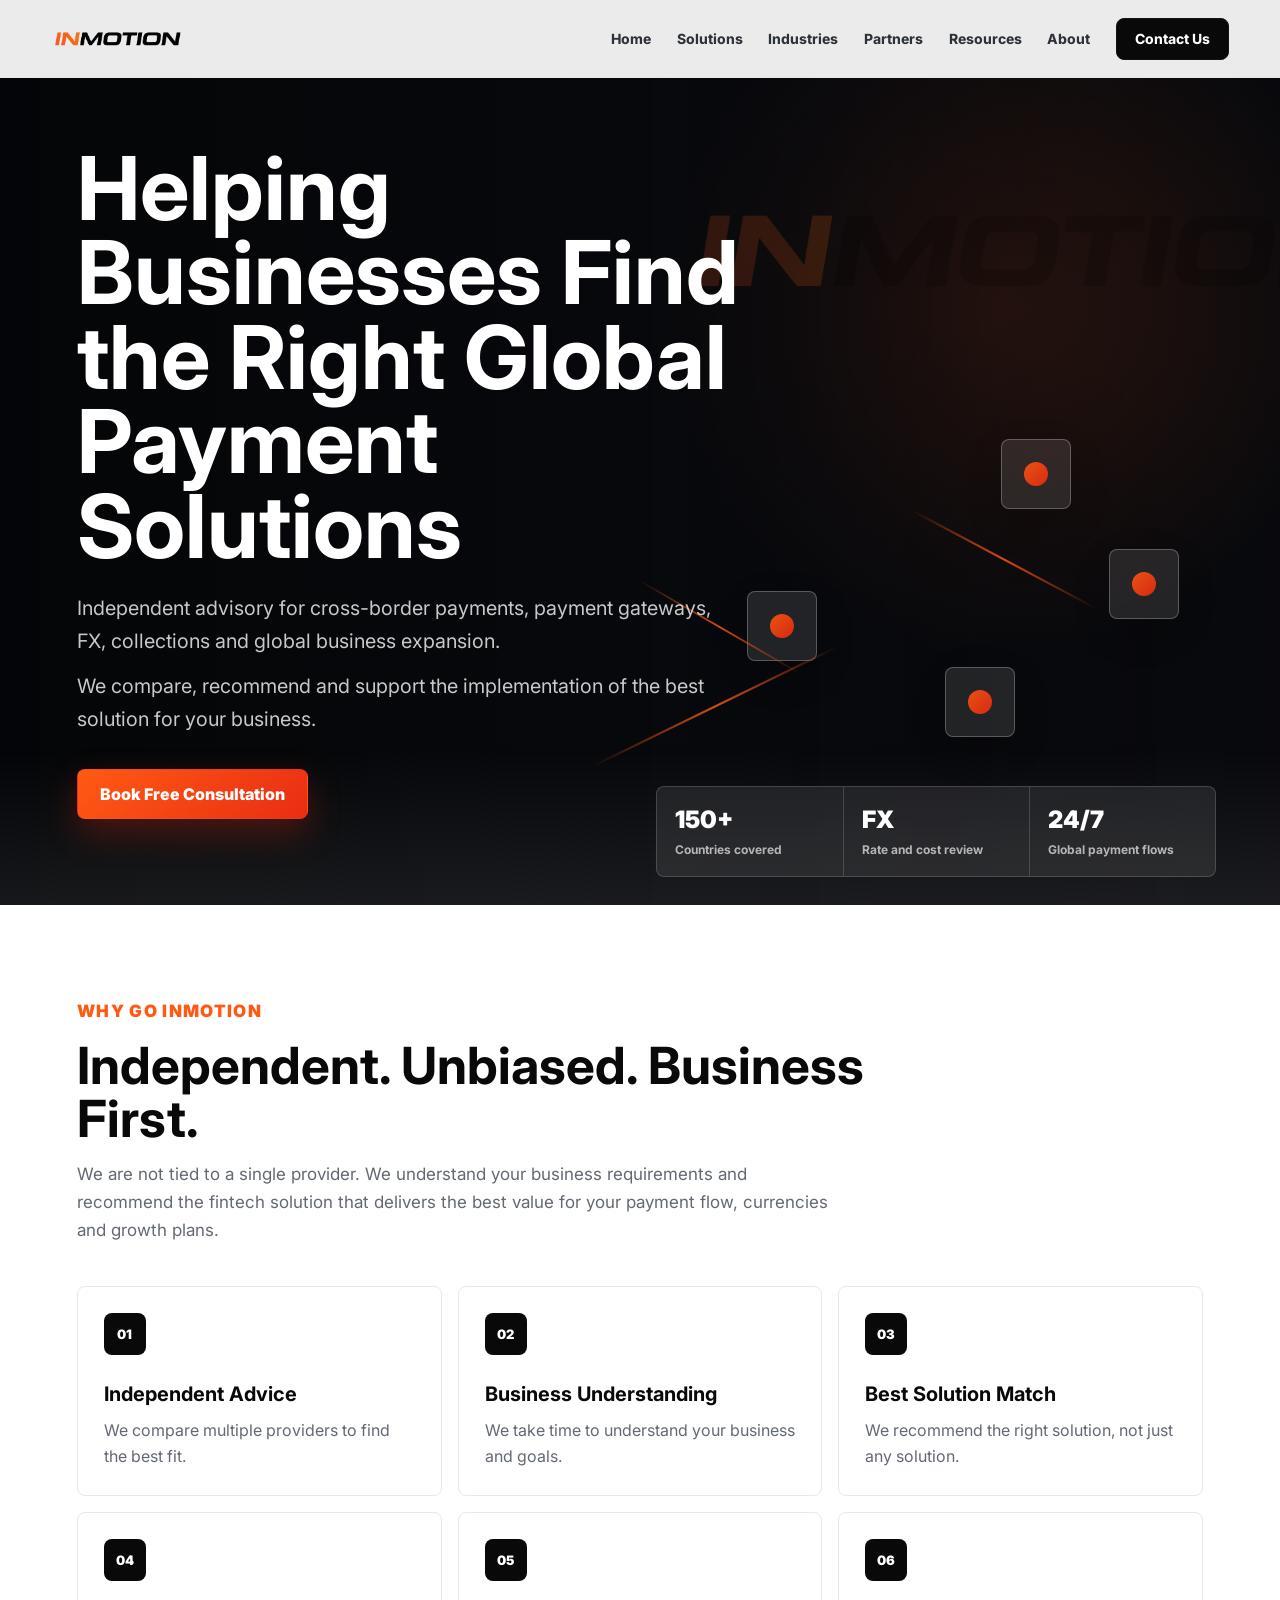
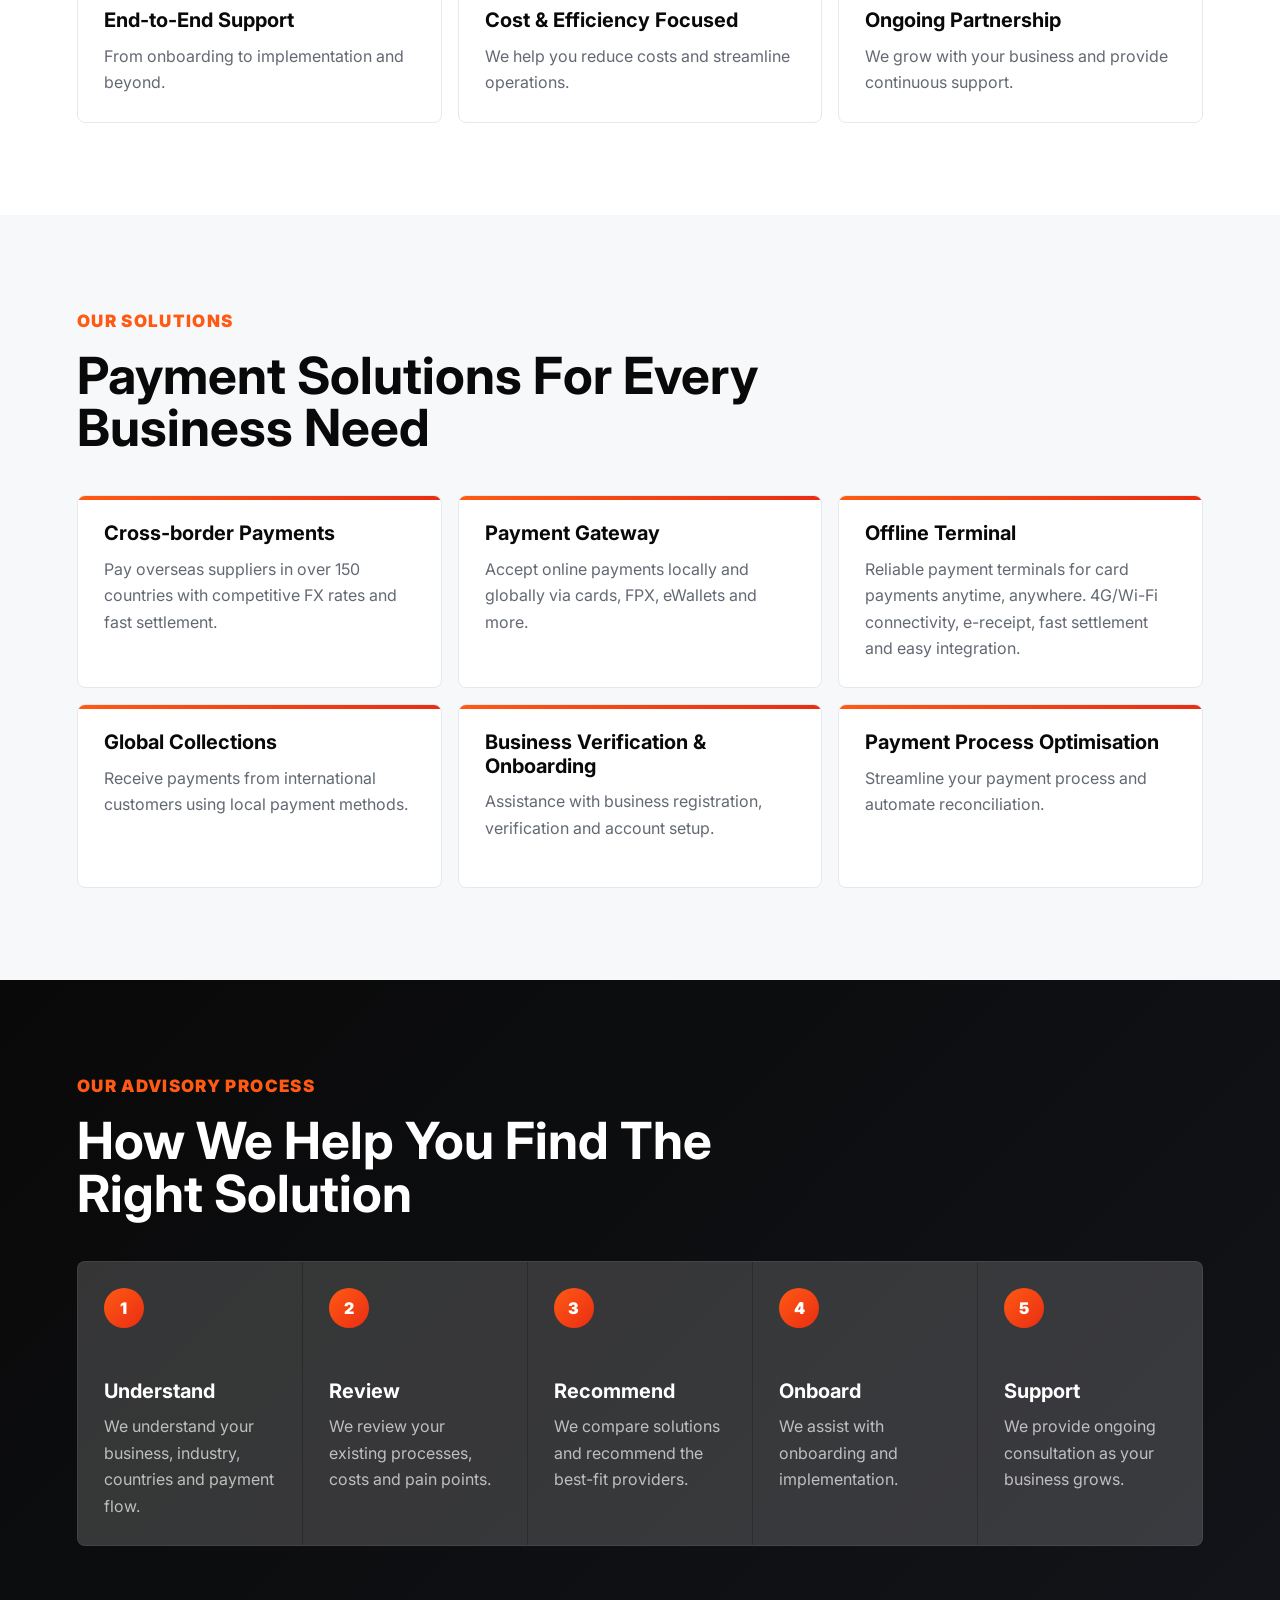
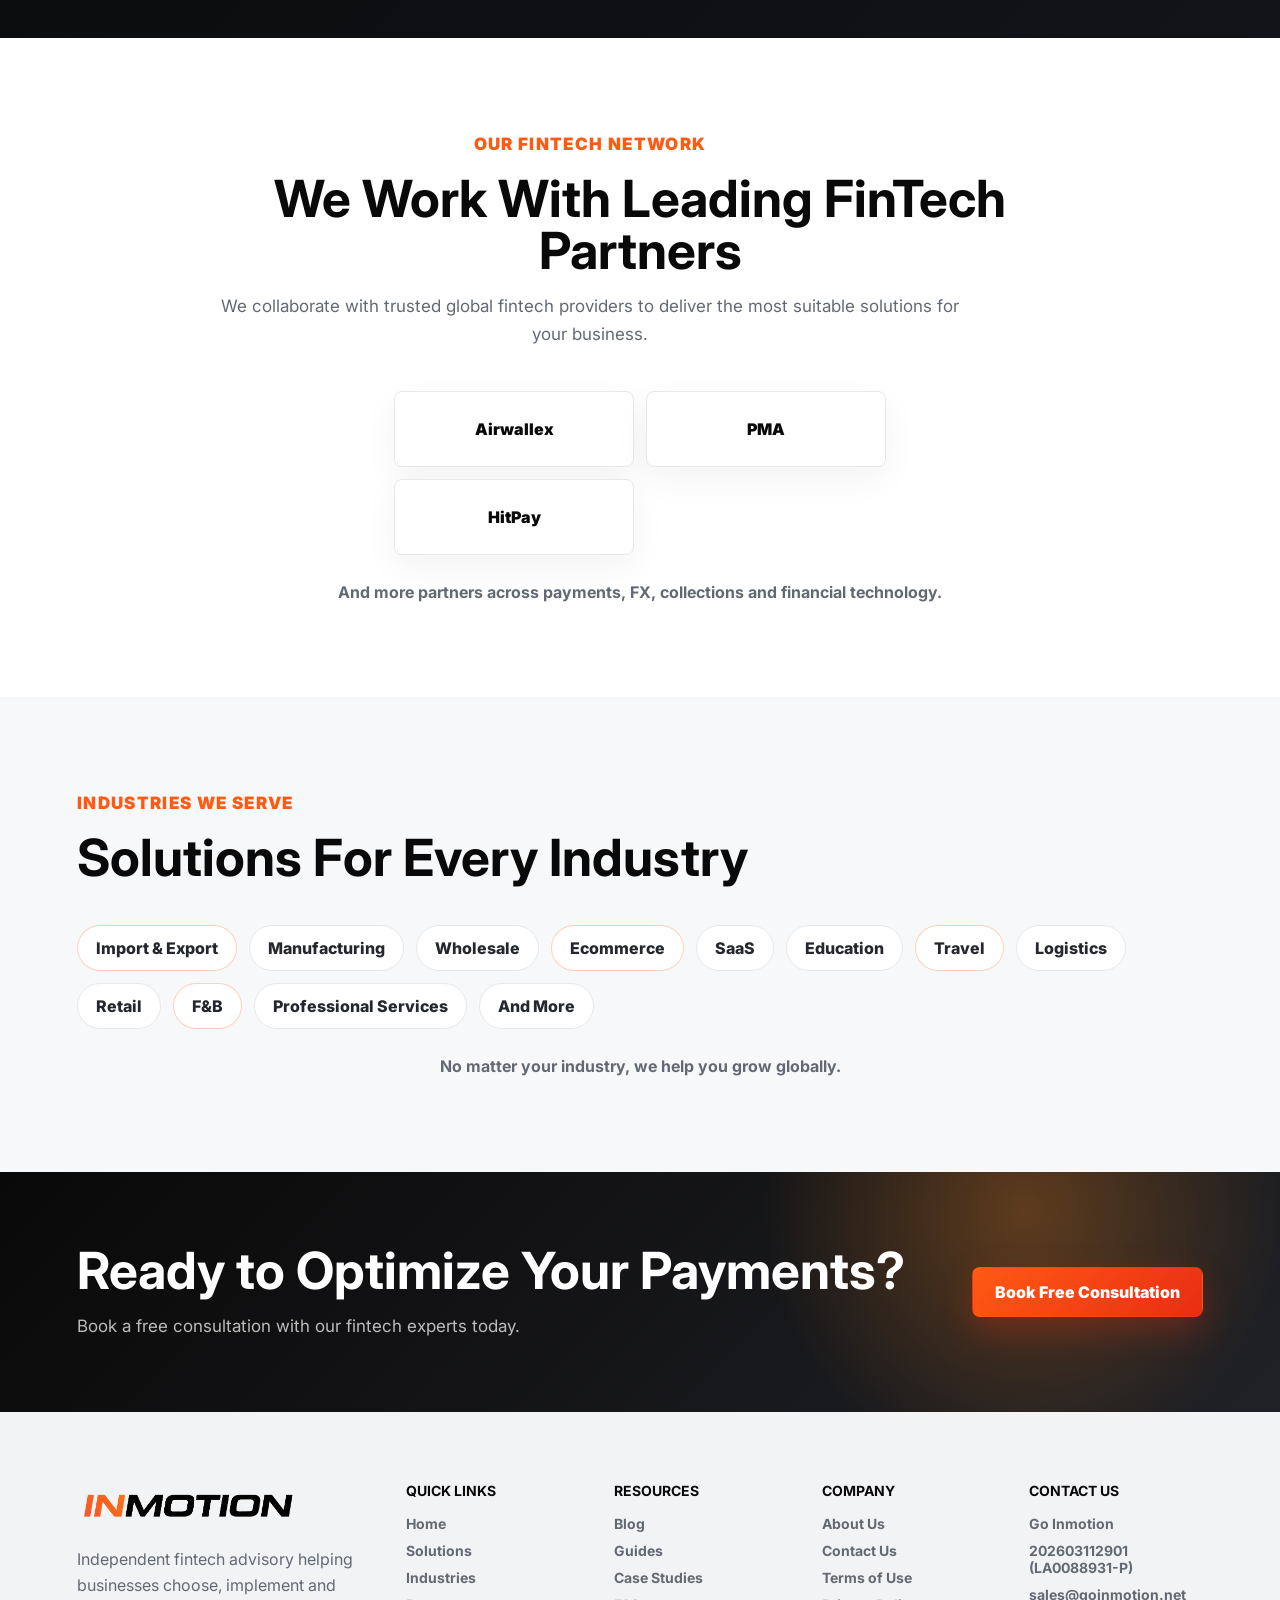
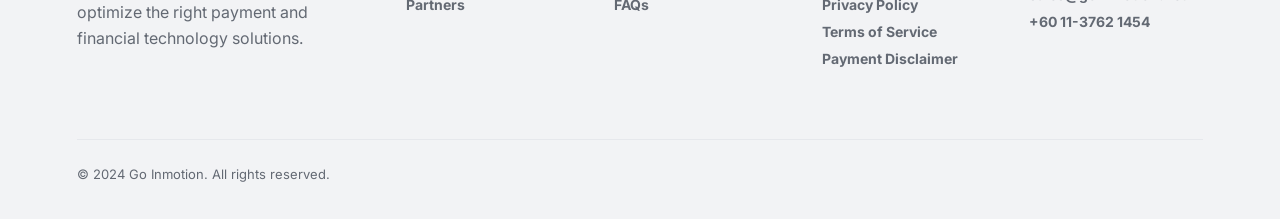
<file: index.html>
<!doctype html>
<html lang="en">
  <head>
    <meta charset="UTF-8" />
    <meta name="viewport" content="width=device-width, initial-scale=1.0" />
    <meta
      name="description"
      content="Go Inmotion is an independent fintech advisory helping businesses choose, implement and optimize payment, FX, collection and global expansion solutions."
    />
    <title>Go Inmotion | FinTech Advisory</title>
    <link rel="preconnect" href="https://fonts.googleapis.com" />
    <link rel="preconnect" href="https://fonts.gstatic.com" crossorigin />
    <link
      href="https://fonts.googleapis.com/css2?family=Inter:wght@400;500;600;700;800;900&display=swap"
      rel="stylesheet"
    />
    <link rel="stylesheet" href="./styles.css" />
  </head>
  <body>
    <header class="site-header">
      <a class="brand" href="#home" aria-label="Go Inmotion home">
        <img src="./assets/inmotion-logo.png" alt="INMOTION logo" />
      </a>

      <button class="menu-toggle" type="button" aria-label="Open menu" aria-expanded="false">
        <span></span>
        <span></span>
        <span></span>
      </button>

      <nav class="site-nav" aria-label="Primary navigation">
        <a href="#home">Home</a>
        <a href="#solutions">Solutions</a>
        <a href="#industries">Industries</a>
        <a href="#partners">Partners</a>
        <a href="#resources">Resources</a>
        <a href="#about">About</a>
        <a class="nav-cta" href="#contact">Contact Us</a>
      </nav>
    </header>

    <main>
      <section class="hero" id="home">
        <div class="hero-backdrop" aria-hidden="true">
          <img src="./assets/inmotion-logo.png" alt="" />
          <div class="payment-map">
            <span class="node node-a"></span>
            <span class="node node-b"></span>
            <span class="node node-c"></span>
            <span class="node node-d"></span>
            <span class="route route-one"></span>
            <span class="route route-two"></span>
            <span class="route route-three"></span>
          </div>
        </div>

        <div class="hero-content">
          <h1>Helping Businesses Find the Right Global Payment Solutions</h1>
          <p>
            Independent advisory for cross-border payments, payment gateways, FX, collections and
            global business expansion.
          </p>
          <p>
            We compare, recommend and support the implementation of the best solution for your
            business.
          </p>
          <div class="hero-actions">
            <a class="button primary" href="https://wa.me/601137621454" target="_blank" rel="noopener">Book Free Consultation</a>
          </div>
        </div>

        <aside class="hero-panel" aria-label="Advisory highlights">
          <div>
            <span>150+</span>
            <small>Countries covered</small>
          </div>
          <div>
            <span>FX</span>
            <small>Rate and cost review</small>
          </div>
          <div>
            <span>24/7</span>
            <small>Global payment flows</small>
          </div>
        </aside>
      </section>

      <section class="section why-section" id="about">
        <div class="section-heading">
          <p class="eyebrow">Why Go Inmotion</p>
          <h2>Independent. Unbiased. Business First.</h2>
          <p>
            We are not tied to a single provider. We understand your business requirements and
            recommend the fintech solution that delivers the best value for your payment flow,
            currencies and growth plans.
          </p>
        </div>

        <div class="feature-grid">
          <article>
            <span class="feature-icon">01</span>
            <h3>Independent Advice</h3>
            <p>We compare multiple providers to find the best fit.</p>
          </article>
          <article>
            <span class="feature-icon">02</span>
            <h3>Business Understanding</h3>
            <p>We take time to understand your business and goals.</p>
          </article>
          <article>
            <span class="feature-icon">03</span>
            <h3>Best Solution Match</h3>
            <p>We recommend the right solution, not just any solution.</p>
          </article>
          <article>
            <span class="feature-icon">04</span>
            <h3>End-to-End Support</h3>
            <p>From onboarding to implementation and beyond.</p>
          </article>
          <article>
            <span class="feature-icon">05</span>
            <h3>Cost &amp; Efficiency Focused</h3>
            <p>We help you reduce costs and streamline operations.</p>
          </article>
          <article>
            <span class="feature-icon">06</span>
            <h3>Ongoing Partnership</h3>
            <p>We grow with your business and provide continuous support.</p>
          </article>
        </div>
      </section>

      <section class="section solutions-section" id="solutions">
        <div class="section-heading compact">
          <p class="eyebrow">Our Solutions</p>
          <h2>Payment Solutions For Every Business Need</h2>
        </div>

        <div class="solution-grid">
          <article>
            <h3>Cross-border Payments</h3>
            <p>Pay overseas suppliers in over 150 countries with competitive FX rates and fast settlement.</p>
          </article>
          <article>
            <h3>Payment Gateway</h3>
            <p>Accept online payments locally and globally via cards, FPX, eWallets and more.</p>
          </article>
          <article>
            <h3>Offline Terminal</h3>
            <p>
              Reliable payment terminals for card payments anytime, anywhere. 4G/Wi-Fi connectivity,
              e-receipt, fast settlement and easy integration.
            </p>
          </article>
          <article>
            <h3>Global Collections</h3>
            <p>Receive payments from international customers using local payment methods.</p>
          </article>
          <article>
            <h3>Business Verification &amp; Onboarding</h3>
            <p>Assistance with business registration, verification and account setup.</p>
          </article>
          <article>
            <h3>Payment Process Optimisation</h3>
            <p>Streamline your payment process and automate reconciliation.</p>
          </article>
        </div>
      </section>

      <section class="process-band">
        <div class="section process-section">
          <div class="section-heading compact">
            <p class="eyebrow">Our Advisory Process</p>
            <h2>How We Help You Find The Right Solution</h2>
          </div>

          <div class="process-steps">
            <article>
              <span>1</span>
              <h3>Understand</h3>
              <p>We understand your business, industry, countries and payment flow.</p>
            </article>
            <article>
              <span>2</span>
              <h3>Review</h3>
              <p>We review your existing processes, costs and pain points.</p>
            </article>
            <article>
              <span>3</span>
              <h3>Recommend</h3>
              <p>We compare solutions and recommend the best-fit providers.</p>
            </article>
            <article>
              <span>4</span>
              <h3>Onboard</h3>
              <p>We assist with onboarding and implementation.</p>
            </article>
            <article>
              <span>5</span>
              <h3>Support</h3>
              <p>We provide ongoing consultation as your business grows.</p>
            </article>
          </div>
        </div>
      </section>

      <section class="section partners-section" id="partners">
        <div class="section-heading">
          <p class="eyebrow">Our FinTech Network</p>
          <h2>We Work With Leading FinTech Partners</h2>
          <p>
            We collaborate with trusted global fintech providers to deliver the most suitable
            solutions for your business.
          </p>
        </div>

        <div class="partner-strip" aria-label="Fintech partners">
          <a href="https://partners.airwallex.com/55f5vh0z0os5" target="_blank" rel="noopener">Airwallex</a>
          <span>PMA</span>
          <a href="https://dashboard.hit-pay.com/register?partner_referral=GOINYPPKZN" target="_blank" rel="noopener">HitPay</a>
        </div>
        <p class="partner-note">And more partners across payments, FX, collections and financial technology.</p>
      </section>

      <section class="section industries-section" id="industries">
        <div class="section-heading compact">
          <p class="eyebrow">Industries We Serve</p>
          <h2>Solutions For Every Industry</h2>
        </div>

        <div class="industry-cloud">
          <span>Import &amp; Export</span>
          <span>Manufacturing</span>
          <span>Wholesale</span>
          <span>Ecommerce</span>
          <span>SaaS</span>
          <span>Education</span>
          <span>Travel</span>
          <span>Logistics</span>
          <span>Retail</span>
          <span>F&amp;B</span>
          <span>Professional Services</span>
          <span>And More</span>
        </div>
        <p class="industry-note">No matter your industry, we help you grow globally.</p>
      </section>

      <section class="cta-section" id="contact">
        <div>
          <h2>Ready to Optimize Your Payments?</h2>
          <p>Book a free consultation with our fintech experts today.</p>
        </div>
        <a class="button primary" href="https://wa.me/601137621454" target="_blank" rel="noopener">Book Free Consultation</a>
      </section>
    </main>

    <footer class="site-footer">
      <div class="footer-brand">
        <img src="./assets/inmotion-logo.png" alt="INMOTION logo" />
        <p>
          Independent fintech advisory helping businesses choose, implement and optimize the right
          payment and financial technology solutions.
        </p>
      </div>

      <div>
        <h3>Quick Links</h3>
        <a href="#home">Home</a>
        <a href="#solutions">Solutions</a>
        <a href="#industries">Industries</a>
        <a href="#partners">Partners</a>
      </div>

      <div>
        <h3>Resources</h3>
        <a href="#resources">Blog</a>
        <a href="#resources">Guides</a>
        <a href="#resources">Case Studies</a>
        <a href="#resources">FAQs</a>
      </div>

      <div>
        <h3>Company</h3>
        <a href="#about">About Us</a>
        <a href="#contact">Contact Us</a>
        <a href="#home">Terms of Use</a>
        <a href="./privacy-policy.html">Privacy Policy</a>
        <a href="./terms-of-service.html">Terms of Service</a>
        <a href="#home">Payment Disclaimer</a>
      </div>

      <div>
        <h3>Contact Us</h3>
        <span>Go Inmotion</span>
        <span>202603112901 (LA0088931-P)</span>
        <a href="mailto:sales@goinmotion.net">sales@goinmotion.net</a>
        <a href="tel:+601137621454">+60 11-3762 1454</a>
      </div>

      <p class="copyright">© 2024 Go Inmotion. All rights reserved.</p>
    </footer>

    <script src="./app.js"></script>
  </body>
</html>
</file>
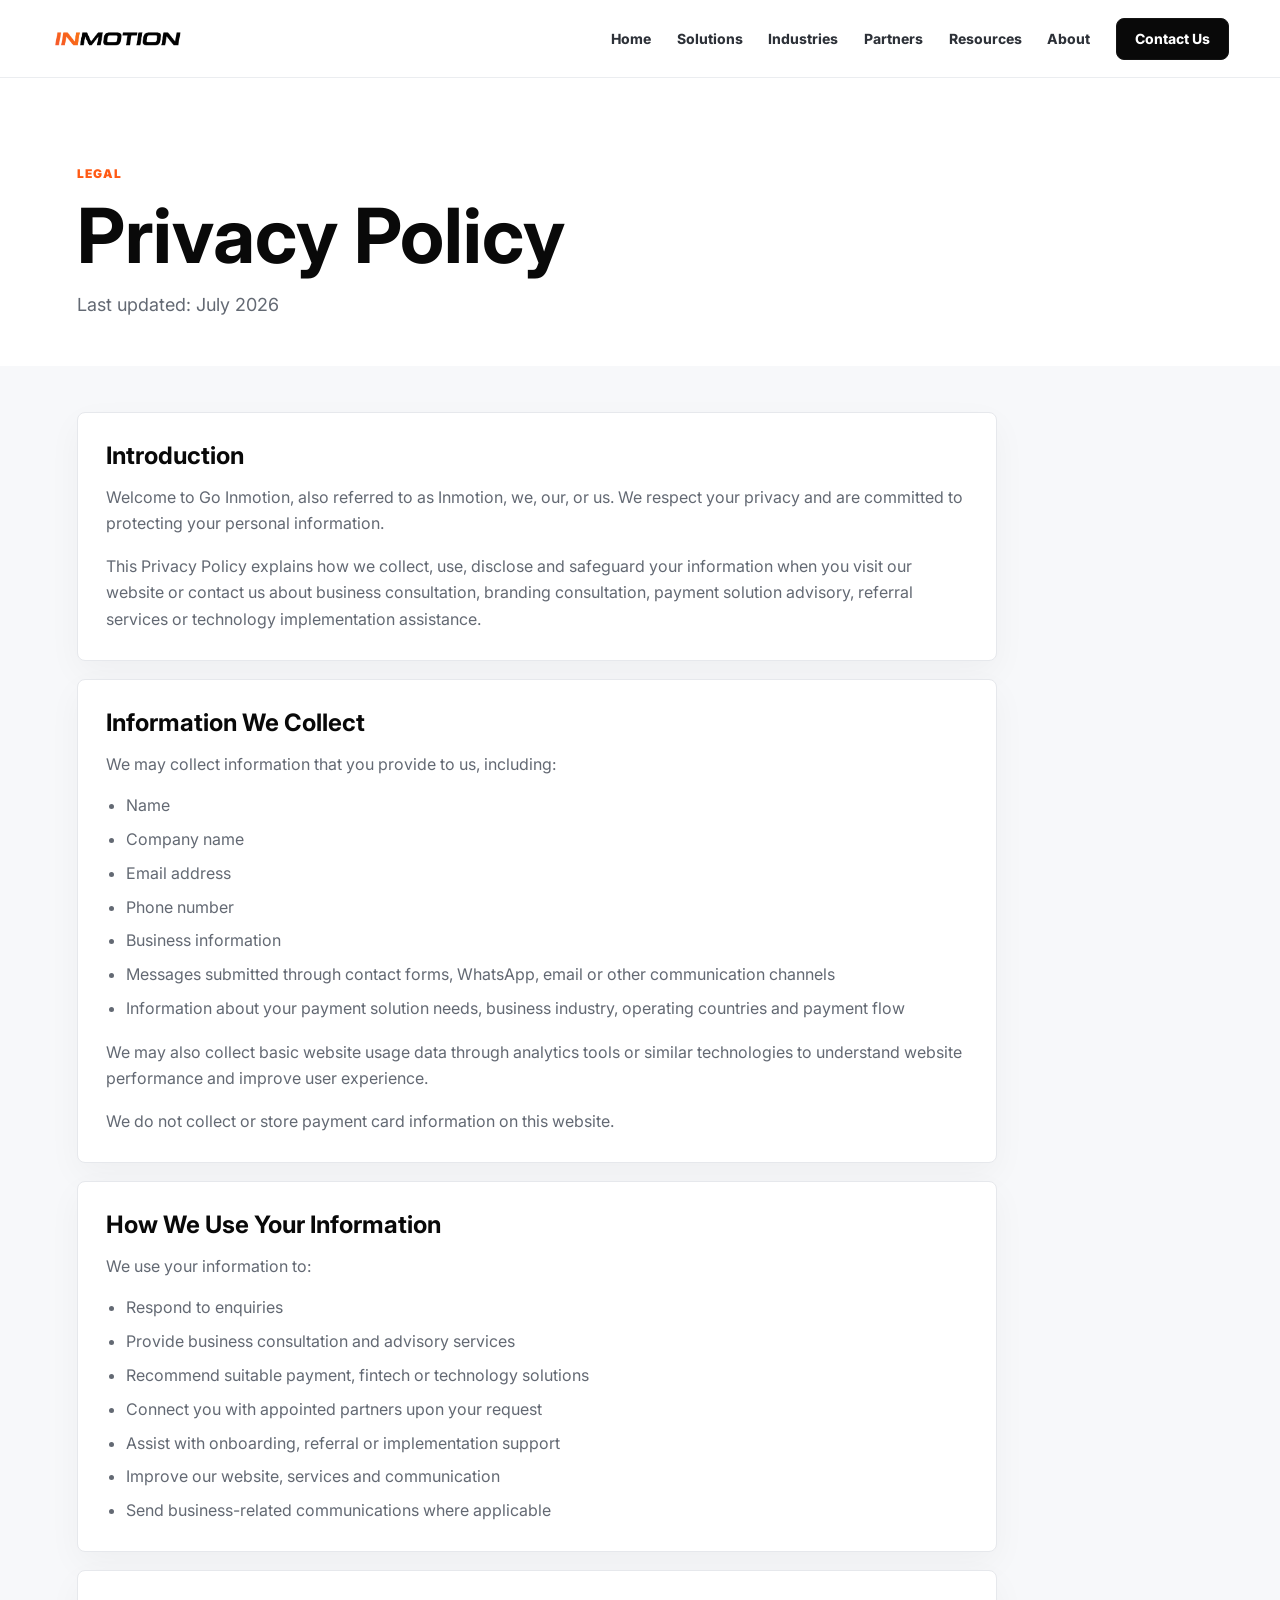
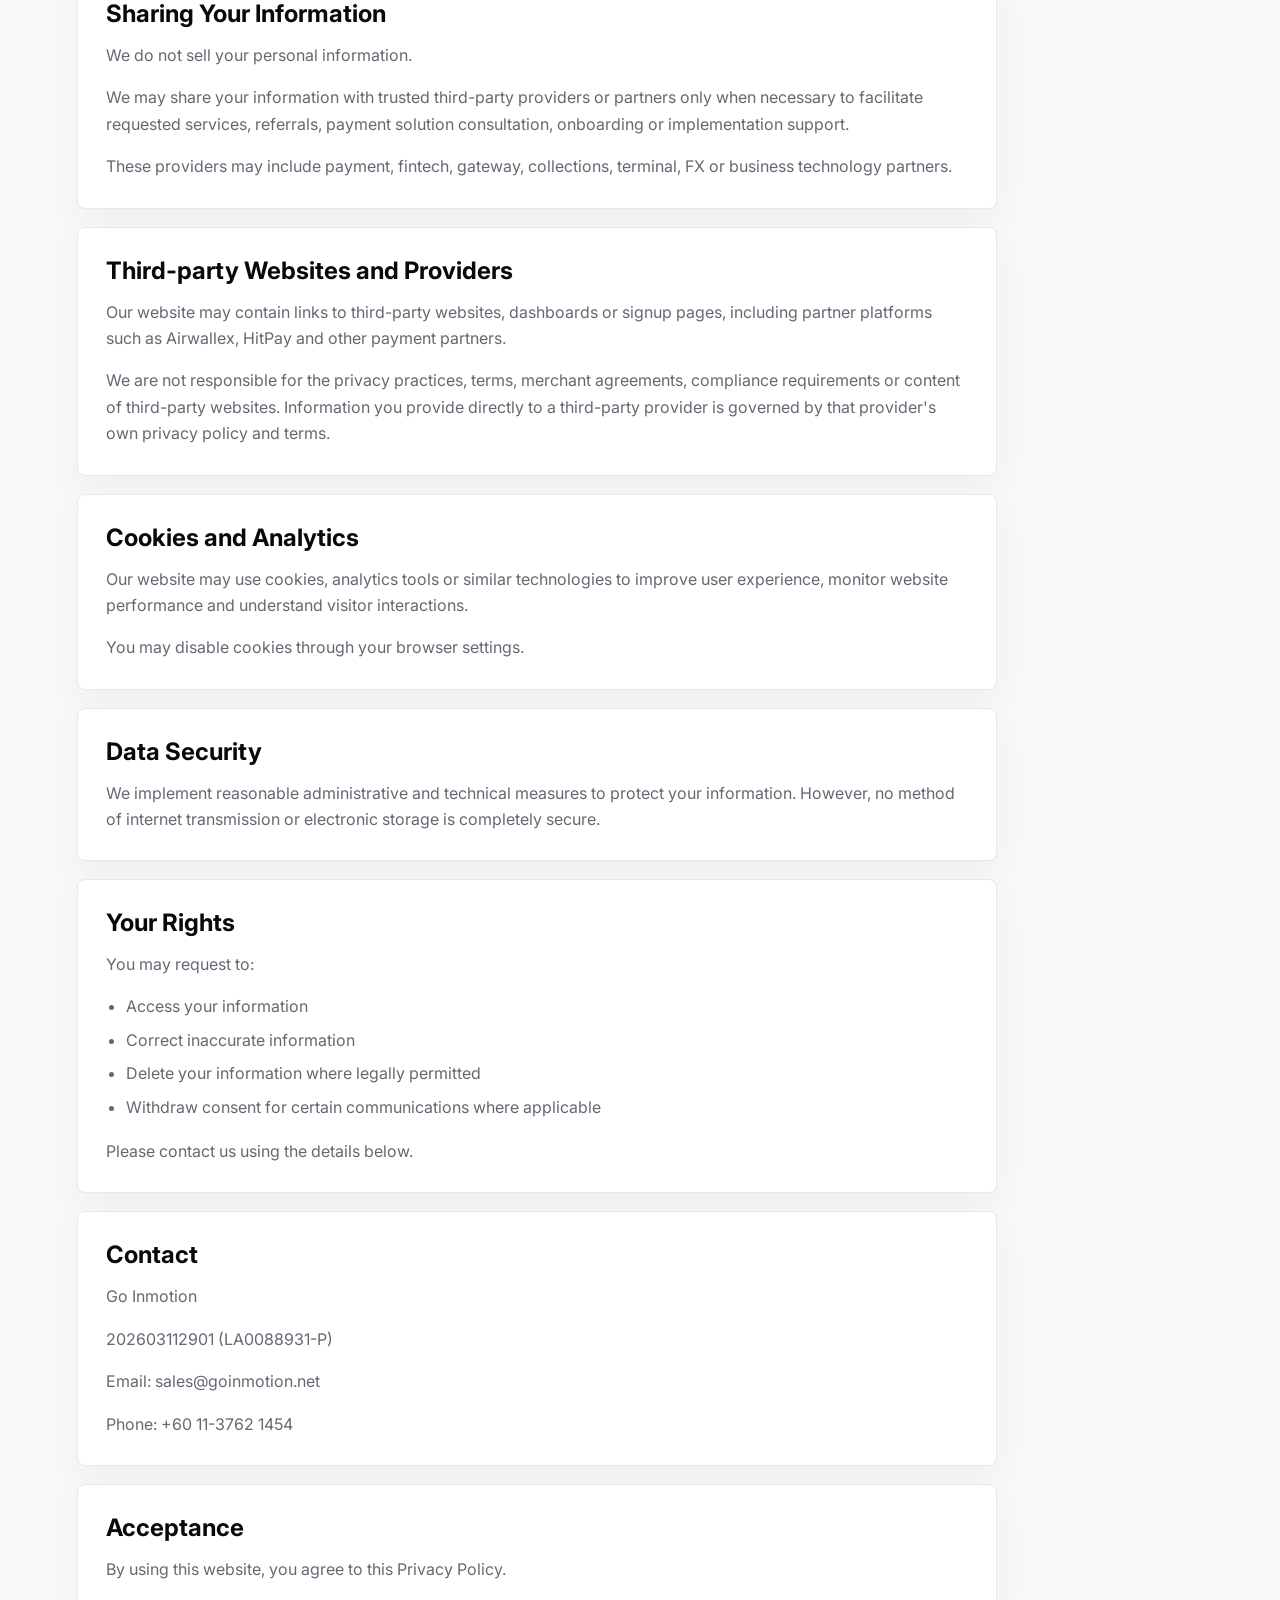
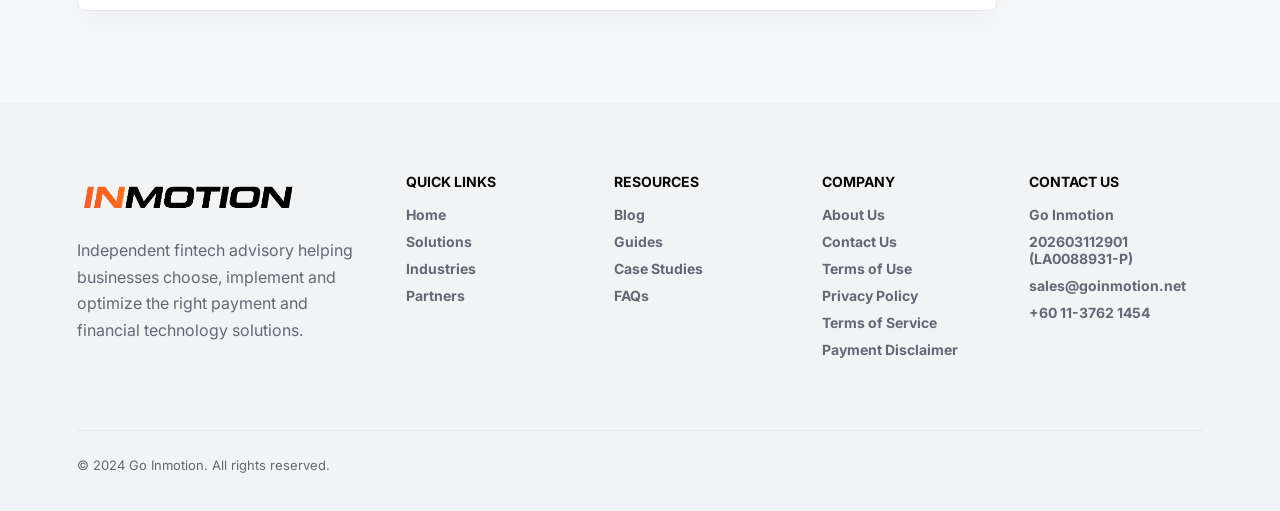
<file: privacy-policy.html>
<!doctype html>
<html lang="en">
  <head>
    <meta charset="UTF-8" />
    <meta name="viewport" content="width=device-width, initial-scale=1.0" />
    <meta
      name="description"
      content="Privacy Policy for Go Inmotion, an independent fintech advisory helping businesses with payment solution advisory, referrals and technology implementation assistance."
    />
    <title>Privacy Policy | Go Inmotion</title>
    <link rel="preconnect" href="https://fonts.googleapis.com" />
    <link rel="preconnect" href="https://fonts.gstatic.com" crossorigin />
    <link
      href="https://fonts.googleapis.com/css2?family=Inter:wght@400;500;600;700;800;900&display=swap"
      rel="stylesheet"
    />
    <link rel="stylesheet" href="./styles.css" />
  </head>
  <body>
    <header class="site-header">
      <a class="brand" href="./index.html" aria-label="Go Inmotion home">
        <img src="./assets/inmotion-logo.png" alt="INMOTION logo" />
      </a>

      <button class="menu-toggle" type="button" aria-label="Open menu" aria-expanded="false">
        <span></span>
        <span></span>
        <span></span>
      </button>

      <nav class="site-nav" aria-label="Primary navigation">
        <a href="./index.html#home">Home</a>
        <a href="./index.html#solutions">Solutions</a>
        <a href="./index.html#industries">Industries</a>
        <a href="./index.html#partners">Partners</a>
        <a href="./index.html#resources">Resources</a>
        <a href="./index.html#about">About</a>
        <a class="nav-cta" href="./index.html#contact">Contact Us</a>
      </nav>
    </header>

    <main class="legal-page">
      <section class="legal-hero">
        <p class="eyebrow">Legal</p>
        <h1>Privacy Policy</h1>
        <p>Last updated: July 2026</p>
      </section>

      <section class="legal-content" aria-label="Privacy Policy content">
        <article>
          <h2>Introduction</h2>
          <p>
            Welcome to Go Inmotion, also referred to as Inmotion, we, our, or us. We respect your
            privacy and are committed to protecting your personal information.
          </p>
          <p>
            This Privacy Policy explains how we collect, use, disclose and safeguard your information
            when you visit our website or contact us about business consultation, branding
            consultation, payment solution advisory, referral services or technology implementation
            assistance.
          </p>
        </article>

        <article>
          <h2>Information We Collect</h2>
          <p>We may collect information that you provide to us, including:</p>
          <ul>
            <li>Name</li>
            <li>Company name</li>
            <li>Email address</li>
            <li>Phone number</li>
            <li>Business information</li>
            <li>Messages submitted through contact forms, WhatsApp, email or other communication channels</li>
            <li>Information about your payment solution needs, business industry, operating countries and payment flow</li>
          </ul>
          <p>
            We may also collect basic website usage data through analytics tools or similar
            technologies to understand website performance and improve user experience.
          </p>
          <p>We do not collect or store payment card information on this website.</p>
        </article>

        <article>
          <h2>How We Use Your Information</h2>
          <p>We use your information to:</p>
          <ul>
            <li>Respond to enquiries</li>
            <li>Provide business consultation and advisory services</li>
            <li>Recommend suitable payment, fintech or technology solutions</li>
            <li>Connect you with appointed partners upon your request</li>
            <li>Assist with onboarding, referral or implementation support</li>
            <li>Improve our website, services and communication</li>
            <li>Send business-related communications where applicable</li>
          </ul>
        </article>

        <article>
          <h2>Sharing Your Information</h2>
          <p>We do not sell your personal information.</p>
          <p>
            We may share your information with trusted third-party providers or partners only when
            necessary to facilitate requested services, referrals, payment solution consultation,
            onboarding or implementation support.
          </p>
          <p>These providers may include payment, fintech, gateway, collections, terminal, FX or business technology partners.</p>
        </article>

        <article>
          <h2>Third-party Websites and Providers</h2>
          <p>
            Our website may contain links to third-party websites, dashboards or signup pages,
            including partner platforms such as Airwallex, HitPay and other payment partners.
          </p>
          <p>
            We are not responsible for the privacy practices, terms, merchant agreements, compliance
            requirements or content of third-party websites. Information you provide directly to a
            third-party provider is governed by that provider's own privacy policy and terms.
          </p>
        </article>

        <article>
          <h2>Cookies and Analytics</h2>
          <p>
            Our website may use cookies, analytics tools or similar technologies to improve user
            experience, monitor website performance and understand visitor interactions.
          </p>
          <p>You may disable cookies through your browser settings.</p>
        </article>

        <article>
          <h2>Data Security</h2>
          <p>
            We implement reasonable administrative and technical measures to protect your
            information. However, no method of internet transmission or electronic storage is
            completely secure.
          </p>
        </article>

        <article>
          <h2>Your Rights</h2>
          <p>You may request to:</p>
          <ul>
            <li>Access your information</li>
            <li>Correct inaccurate information</li>
            <li>Delete your information where legally permitted</li>
            <li>Withdraw consent for certain communications where applicable</li>
          </ul>
          <p>Please contact us using the details below.</p>
        </article>

        <article>
          <h2>Contact</h2>
          <p>Go Inmotion</p>
          <p>202603112901 (LA0088931-P)</p>
          <p>Email: <a href="mailto:sales@goinmotion.net">sales@goinmotion.net</a></p>
          <p>Phone: <a href="tel:+601137621454">+60 11-3762 1454</a></p>
        </article>

        <article>
          <h2>Acceptance</h2>
          <p>By using this website, you agree to this Privacy Policy.</p>
        </article>
      </section>
    </main>

    <footer class="site-footer">
      <div class="footer-brand">
        <img src="./assets/inmotion-logo.png" alt="INMOTION logo" />
        <p>
          Independent fintech advisory helping businesses choose, implement and optimize the right
          payment and financial technology solutions.
        </p>
      </div>

      <div>
        <h3>Quick Links</h3>
        <a href="./index.html#home">Home</a>
        <a href="./index.html#solutions">Solutions</a>
        <a href="./index.html#industries">Industries</a>
        <a href="./index.html#partners">Partners</a>
      </div>

      <div>
        <h3>Resources</h3>
        <a href="./index.html#resources">Blog</a>
        <a href="./index.html#resources">Guides</a>
        <a href="./index.html#resources">Case Studies</a>
        <a href="./index.html#resources">FAQs</a>
      </div>

      <div>
        <h3>Company</h3>
        <a href="./index.html#about">About Us</a>
        <a href="./index.html#contact">Contact Us</a>
        <a href="./index.html#home">Terms of Use</a>
        <a href="./privacy-policy.html">Privacy Policy</a>
        <a href="./terms-of-service.html">Terms of Service</a>
        <a href="./index.html#home">Payment Disclaimer</a>
      </div>

      <div>
        <h3>Contact Us</h3>
        <span>Go Inmotion</span>
        <span>202603112901 (LA0088931-P)</span>
        <a href="mailto:sales@goinmotion.net">sales@goinmotion.net</a>
        <a href="tel:+601137621454">+60 11-3762 1454</a>
      </div>

      <p class="copyright">© 2024 Go Inmotion. All rights reserved.</p>
    </footer>

    <script src="./app.js"></script>
  </body>
</html>
</file>
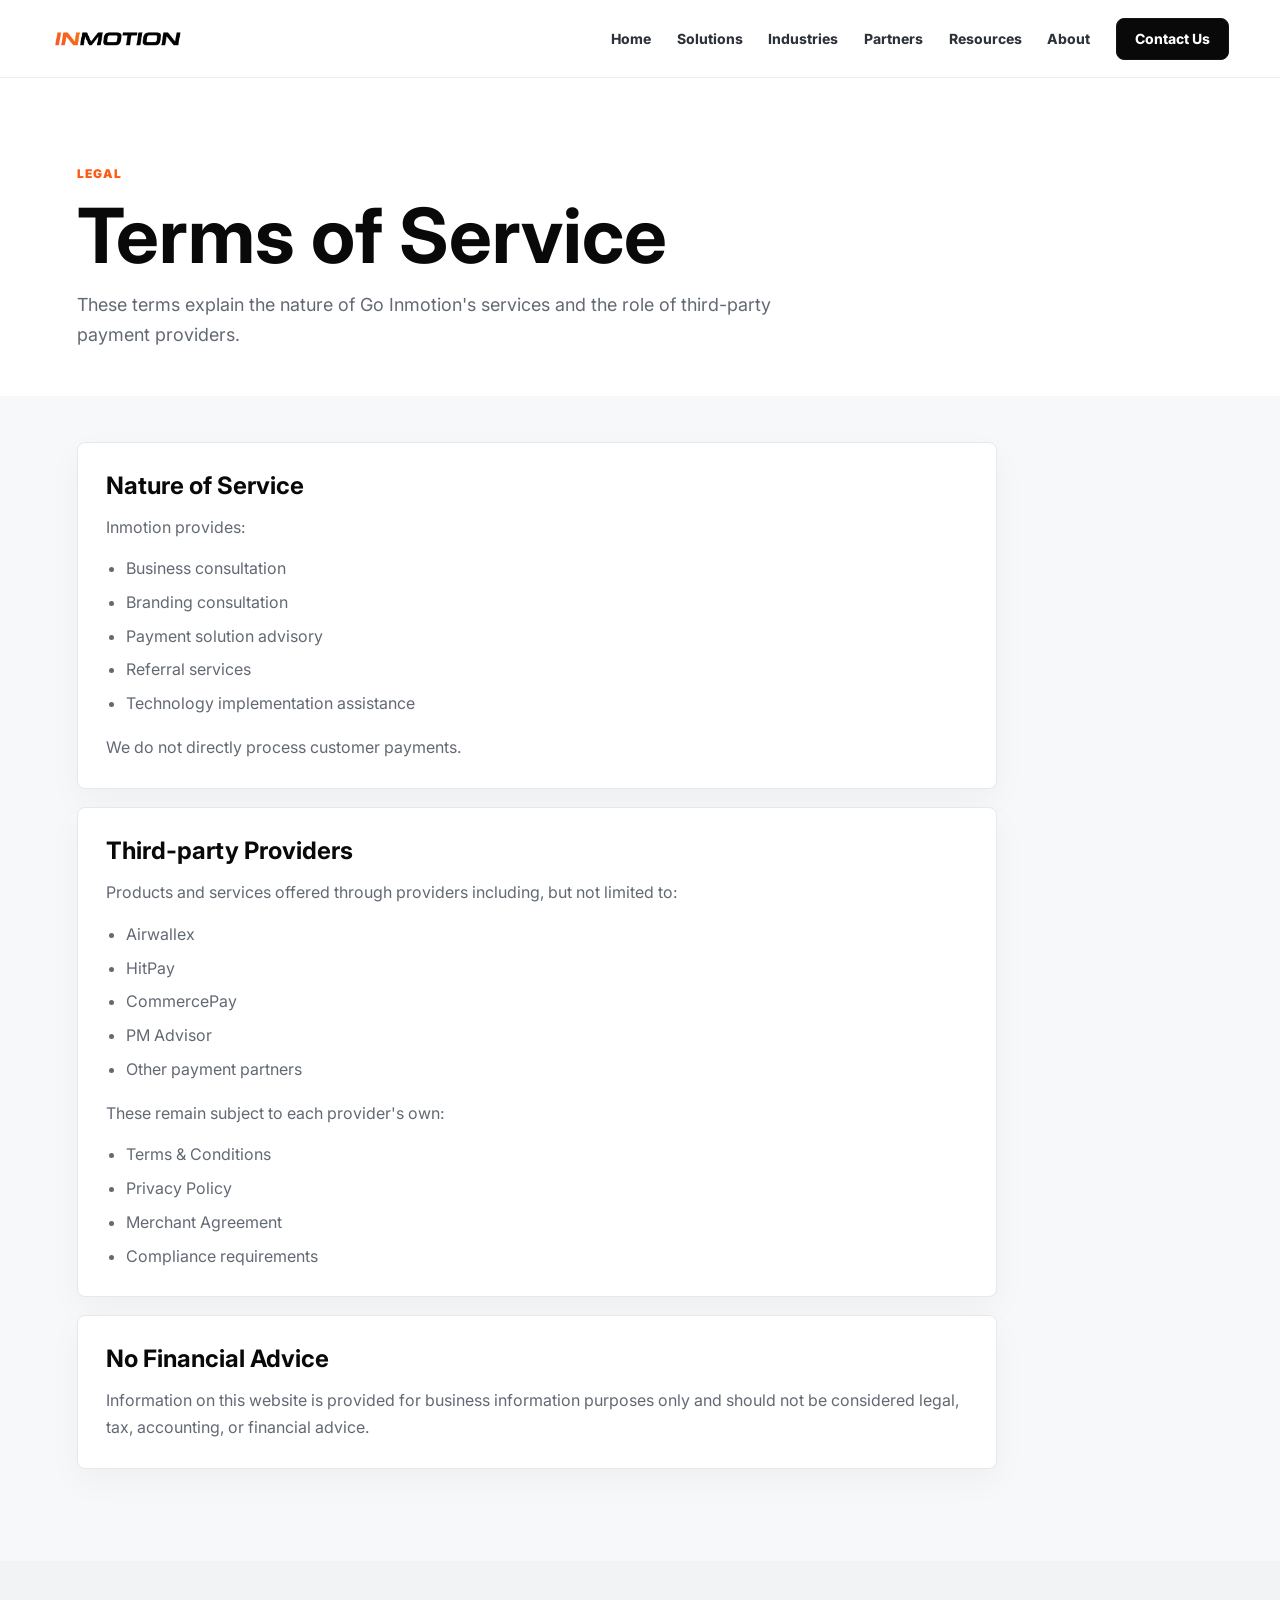
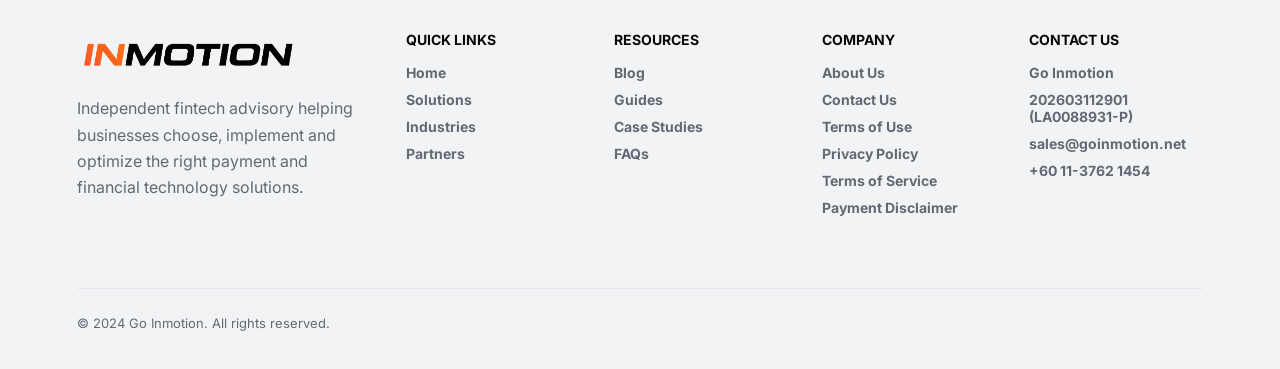
<file: terms-of-service.html>
<!doctype html>
<html lang="en">
  <head>
    <meta charset="UTF-8" />
    <meta name="viewport" content="width=device-width, initial-scale=1.0" />
    <meta
      name="description"
      content="Terms of Service for Go Inmotion business consultation, branding consultation, payment solution advisory, referral services and technology implementation assistance."
    />
    <title>Terms of Service | Go Inmotion</title>
    <link rel="preconnect" href="https://fonts.googleapis.com" />
    <link rel="preconnect" href="https://fonts.gstatic.com" crossorigin />
    <link
      href="https://fonts.googleapis.com/css2?family=Inter:wght@400;500;600;700;800;900&display=swap"
      rel="stylesheet"
    />
    <link rel="stylesheet" href="./styles.css" />
  </head>
  <body>
    <header class="site-header">
      <a class="brand" href="./index.html" aria-label="Go Inmotion home">
        <img src="./assets/inmotion-logo.png" alt="INMOTION logo" />
      </a>

      <button class="menu-toggle" type="button" aria-label="Open menu" aria-expanded="false">
        <span></span>
        <span></span>
        <span></span>
      </button>

      <nav class="site-nav" aria-label="Primary navigation">
        <a href="./index.html#home">Home</a>
        <a href="./index.html#solutions">Solutions</a>
        <a href="./index.html#industries">Industries</a>
        <a href="./index.html#partners">Partners</a>
        <a href="./index.html#resources">Resources</a>
        <a href="./index.html#about">About</a>
        <a class="nav-cta" href="./index.html#contact">Contact Us</a>
      </nav>
    </header>

    <main class="legal-page">
      <section class="legal-hero">
        <p class="eyebrow">Legal</p>
        <h1>Terms of Service</h1>
        <p>These terms explain the nature of Go Inmotion's services and the role of third-party payment providers.</p>
      </section>

      <section class="legal-content" aria-label="Terms of Service content">
        <article>
          <h2>Nature of Service</h2>
          <p>Inmotion provides:</p>
          <ul>
            <li>Business consultation</li>
            <li>Branding consultation</li>
            <li>Payment solution advisory</li>
            <li>Referral services</li>
            <li>Technology implementation assistance</li>
          </ul>
          <p>We do not directly process customer payments.</p>
        </article>

        <article>
          <h2>Third-party Providers</h2>
          <p>Products and services offered through providers including, but not limited to:</p>
          <ul>
            <li>Airwallex</li>
            <li>HitPay</li>
            <li>CommercePay</li>
            <li>PM Advisor</li>
            <li>Other payment partners</li>
          </ul>
          <p>These remain subject to each provider's own:</p>
          <ul>
            <li>Terms &amp; Conditions</li>
            <li>Privacy Policy</li>
            <li>Merchant Agreement</li>
            <li>Compliance requirements</li>
          </ul>
        </article>

        <article>
          <h2>No Financial Advice</h2>
          <p>
            Information on this website is provided for business information purposes only and should
            not be considered legal, tax, accounting, or financial advice.
          </p>
        </article>
      </section>
    </main>

    <footer class="site-footer">
      <div class="footer-brand">
        <img src="./assets/inmotion-logo.png" alt="INMOTION logo" />
        <p>
          Independent fintech advisory helping businesses choose, implement and optimize the right
          payment and financial technology solutions.
        </p>
      </div>

      <div>
        <h3>Quick Links</h3>
        <a href="./index.html#home">Home</a>
        <a href="./index.html#solutions">Solutions</a>
        <a href="./index.html#industries">Industries</a>
        <a href="./index.html#partners">Partners</a>
      </div>

      <div>
        <h3>Resources</h3>
        <a href="./index.html#resources">Blog</a>
        <a href="./index.html#resources">Guides</a>
        <a href="./index.html#resources">Case Studies</a>
        <a href="./index.html#resources">FAQs</a>
      </div>

      <div>
        <h3>Company</h3>
        <a href="./index.html#about">About Us</a>
        <a href="./index.html#contact">Contact Us</a>
        <a href="./index.html#home">Terms of Use</a>
        <a href="./privacy-policy.html">Privacy Policy</a>
        <a href="./terms-of-service.html">Terms of Service</a>
        <a href="./index.html#home">Payment Disclaimer</a>
      </div>

      <div>
        <h3>Contact Us</h3>
        <span>Go Inmotion</span>
        <span>202603112901 (LA0088931-P)</span>
        <a href="mailto:sales@goinmotion.net">sales@goinmotion.net</a>
        <a href="tel:+601137621454">+60 11-3762 1454</a>
      </div>

      <p class="copyright">© 2024 Go Inmotion. All rights reserved.</p>
    </footer>

    <script src="./app.js"></script>
  </body>
</html>
</file>
<file: styles.css>
:root {
  color-scheme: light;
  --ink: #090909;
  --graphite: #16181c;
  --muted: #636973;
  --line: #e6e8ec;
  --paper: #f7f8fa;
  --white: #ffffff;
  --orange: #ff5a14;
  --red: #e92d13;
  --amber: #ff8a1d;
  --blue: #244d86;
  --green: #0f8f72;
  --shadow: 0 24px 80px rgba(9, 9, 9, 0.14);
  --radius: 8px;
}

* {
  box-sizing: border-box;
}

html {
  scroll-behavior: smooth;
}

body {
  margin: 0;
  font-family: Inter, ui-sans-serif, system-ui, -apple-system, BlinkMacSystemFont, "Segoe UI", sans-serif;
  color: var(--ink);
  background: var(--white);
}

body.menu-open {
  overflow: hidden;
}

img {
  display: block;
  max-width: 100%;
}

a {
  color: inherit;
  text-decoration: none;
}

button,
select {
  font: inherit;
}

button {
  cursor: pointer;
}

h1,
h2,
h3,
p {
  margin-top: 0;
}

p {
  color: var(--muted);
  line-height: 1.65;
}

.site-header {
  position: fixed;
  top: 0;
  right: 0;
  left: 0;
  z-index: 50;
  display: flex;
  align-items: center;
  justify-content: space-between;
  gap: 28px;
  min-height: 78px;
  padding: 14px clamp(18px, 4vw, 56px);
  border-bottom: 1px solid rgba(230, 232, 236, 0.78);
  background: rgba(255, 255, 255, 0.92);
  backdrop-filter: blur(18px);
}

.brand {
  display: inline-flex;
  align-items: center;
  gap: 12px;
  min-width: 218px;
}

.brand img {
  width: 132px;
  height: 34px;
  object-fit: contain;
  object-position: left center;
}

.site-nav {
  display: flex;
  align-items: center;
  gap: clamp(14px, 2vw, 28px);
  color: #2d3138;
  font-size: 14px;
  font-weight: 750;
}

.site-nav a {
  transition: color 180ms ease;
}

.site-nav a:hover {
  color: var(--orange);
}

.nav-cta {
  min-height: 42px;
  display: inline-flex;
  align-items: center;
  padding: 0 18px;
  border: 1px solid #151515;
  border-radius: var(--radius);
  color: var(--white);
  background: var(--ink);
}

.nav-cta:hover {
  color: var(--white);
  background: var(--orange);
  border-color: var(--orange);
}

.menu-toggle {
  display: none;
  width: 44px;
  height: 44px;
  place-items: center;
  border: 1px solid var(--line);
  border-radius: var(--radius);
  background: var(--white);
}

.menu-toggle span {
  width: 18px;
  height: 2px;
  display: block;
  margin: 3px 0;
  background: var(--ink);
}

.hero {
  position: relative;
  min-height: 94vh;
  display: grid;
  align-items: center;
  overflow: hidden;
  padding: 146px clamp(20px, 6vw, 84px) 86px;
  color: var(--white);
  background:
    linear-gradient(90deg, rgba(4, 5, 7, 0.95) 0%, rgba(7, 8, 12, 0.86) 48%, rgba(8, 9, 13, 0.42) 100%),
    radial-gradient(circle at 78% 34%, rgba(255, 90, 20, 0.28), transparent 30%),
    #08090c;
}

.hero::after {
  content: "";
  position: absolute;
  right: 0;
  bottom: 0;
  left: 0;
  height: 18vh;
  background: linear-gradient(180deg, transparent, rgba(255, 255, 255, 0.08));
  pointer-events: none;
}

.hero-backdrop {
  position: absolute;
  inset: 0;
  overflow: hidden;
}

.hero-backdrop img {
  position: absolute;
  right: clamp(-160px, -9vw, -80px);
  top: 21%;
  width: min(720px, 58vw);
  opacity: 0.17;
  filter: grayscale(0.1) contrast(1.15);
}

.payment-map {
  position: absolute;
  right: clamp(18px, 6vw, 110px);
  bottom: 14%;
  width: min(480px, 42vw);
  height: 360px;
  opacity: 0.92;
}

.node {
  position: absolute;
  width: 70px;
  height: 70px;
  border: 1px solid rgba(255, 255, 255, 0.28);
  border-radius: var(--radius);
  background: rgba(255, 255, 255, 0.12);
  box-shadow: 0 14px 42px rgba(0, 0, 0, 0.22);
  backdrop-filter: blur(12px);
}

.node::after {
  content: "";
  position: absolute;
  inset: 22px;
  border-radius: 50%;
  background: linear-gradient(135deg, var(--orange), var(--red));
}

.node-a {
  top: 20px;
  right: 132px;
}

.node-b {
  top: 130px;
  right: 24px;
}

.node-c {
  right: 188px;
  bottom: 42px;
}

.node-d {
  top: 172px;
  left: 24px;
}

.route {
  position: absolute;
  height: 2px;
  background: linear-gradient(90deg, transparent, rgba(255, 90, 20, 0.9), transparent);
  transform-origin: left center;
}

.route-one {
  top: 90px;
  right: 82px;
  width: 210px;
  transform: rotate(28deg);
}

.route-two {
  top: 226px;
  right: 88px;
  width: 276px;
  transform: rotate(154deg);
}

.route-three {
  bottom: 104px;
  right: 214px;
  width: 188px;
  transform: rotate(210deg);
}

.hero-content {
  position: relative;
  z-index: 2;
  max-width: 760px;
}

.eyebrow {
  margin-bottom: 14px;
  color: var(--orange);
  font-size: 12px;
  font-weight: 900;
  letter-spacing: 0.08em;
  text-transform: uppercase;
}

.hero h1 {
  max-width: 840px;
  margin-bottom: 24px;
  color: var(--white);
  font-size: clamp(42px, 7vw, 88px);
  line-height: 0.96;
  letter-spacing: 0;
}

.hero p {
  max-width: 650px;
  margin-bottom: 12px;
  color: rgba(255, 255, 255, 0.78);
  font-size: clamp(16px, 1.55vw, 20px);
}

.hero-actions {
  display: flex;
  flex-wrap: wrap;
  gap: 14px;
  margin-top: 34px;
}

.button {
  min-height: 50px;
  display: inline-flex;
  align-items: center;
  justify-content: center;
  border-radius: var(--radius);
  padding: 0 22px;
  border: 1px solid transparent;
  font-weight: 850;
  transition: transform 180ms ease, box-shadow 180ms ease, background 180ms ease;
}

.button:hover {
  transform: translateY(-2px);
}

.button.primary {
  color: var(--white);
  background: linear-gradient(135deg, var(--orange), var(--red));
  box-shadow: 0 14px 34px rgba(233, 45, 19, 0.28);
}

.button.secondary {
  color: var(--white);
  border-color: rgba(255, 255, 255, 0.34);
  background: rgba(255, 255, 255, 0.08);
}

.hero-panel {
  position: absolute;
  right: clamp(20px, 5vw, 70px);
  bottom: 28px;
  z-index: 2;
  width: min(560px, calc(100% - 40px));
  display: grid;
  grid-template-columns: repeat(3, 1fr);
  border: 1px solid rgba(255, 255, 255, 0.16);
  border-radius: var(--radius);
  background: rgba(255, 255, 255, 0.09);
  backdrop-filter: blur(18px);
}

.hero-panel div {
  padding: 18px;
}

.hero-panel div + div {
  border-left: 1px solid rgba(255, 255, 255, 0.16);
}

.hero-panel span {
  display: block;
  margin-bottom: 4px;
  color: var(--white);
  font-size: 24px;
  font-weight: 900;
}

.hero-panel small {
  color: rgba(255, 255, 255, 0.66);
  font-size: 12px;
  font-weight: 700;
}

.section {
  padding: 92px clamp(20px, 6vw, 84px);
}

.section-heading {
  max-width: 860px;
  margin-bottom: 42px;
}

.section-heading.compact {
  max-width: 760px;
}

.section-heading h2,
.cta-section h2 {
  margin-bottom: 16px;
  font-size: clamp(32px, 4vw, 54px);
  line-height: 1.02;
  letter-spacing: 0;
}

.section-heading p,
.cta-section p {
  max-width: 760px;
  font-size: 17px;
}

.feature-grid,
.solution-grid {
  display: grid;
  grid-template-columns: repeat(3, minmax(0, 1fr));
  gap: 16px;
}

.feature-grid article,
.solution-grid article {
  min-height: 206px;
  padding: 26px;
  border: 1px solid var(--line);
  border-radius: var(--radius);
  background: var(--white);
  transition: transform 180ms ease, box-shadow 180ms ease, border-color 180ms ease;
}

.feature-grid article:hover,
.solution-grid article:hover {
  transform: translateY(-4px);
  border-color: rgba(255, 90, 20, 0.28);
  box-shadow: 0 18px 44px rgba(9, 9, 9, 0.08);
}

.feature-icon {
  width: 42px;
  height: 42px;
  display: grid;
  place-items: center;
  margin-bottom: 28px;
  border-radius: var(--radius);
  color: var(--white);
  background: var(--ink);
  font-size: 13px;
  font-weight: 900;
}

.feature-grid h3,
.solution-grid h3,
.process-steps h3 {
  margin-bottom: 10px;
  font-size: 20px;
  line-height: 1.18;
}

.feature-grid p,
.solution-grid p,
.process-steps p {
  margin-bottom: 0;
}

.solutions-section {
  background: var(--paper);
}

.solution-grid article {
  min-height: 184px;
  position: relative;
  overflow: hidden;
}

.solution-grid article::before {
  content: "";
  position: absolute;
  top: 0;
  right: 0;
  left: 0;
  height: 4px;
  background: linear-gradient(90deg, var(--orange), var(--red));
}

.process-band {
  color: var(--white);
  background:
    linear-gradient(135deg, rgba(9, 9, 9, 0.96), rgba(18, 20, 25, 0.98)),
    var(--ink);
}

.process-section .section-heading h2 {
  color: var(--white);
}

.process-section .section-heading p:not(.eyebrow) {
  color: rgba(255, 255, 255, 0.7);
}

.process-steps {
  display: grid;
  grid-template-columns: repeat(5, minmax(0, 1fr));
  gap: 1px;
  overflow: hidden;
  border: 1px solid rgba(255, 255, 255, 0.12);
  border-radius: var(--radius);
  background: rgba(255, 255, 255, 0.12);
}

.process-steps article {
  min-height: 230px;
  padding: 26px;
  background: rgba(255, 255, 255, 0.06);
}

.process-steps span {
  width: 40px;
  height: 40px;
  display: grid;
  place-items: center;
  margin-bottom: 52px;
  border-radius: 50%;
  color: var(--white);
  background: linear-gradient(135deg, var(--orange), var(--red));
  font-weight: 900;
}

.process-steps p {
  color: rgba(255, 255, 255, 0.68);
}

.partners-section {
  text-align: center;
}

.partners-section .section-heading {
  margin-right: auto;
  margin-left: auto;
}

.partner-strip {
  display: grid;
  grid-template-columns: repeat(2, minmax(160px, 240px));
  justify-content: center;
  gap: 12px;
  margin-top: 34px;
}

.partner-strip span,
.partner-strip a {
  min-height: 76px;
  display: grid;
  place-items: center;
  border: 1px solid var(--line);
  border-radius: var(--radius);
  background: var(--white);
  box-shadow: 0 12px 34px rgba(9, 9, 9, 0.05);
  font-weight: 900;
}

.partner-strip a {
  transition: transform 180ms ease, border-color 180ms ease, box-shadow 180ms ease;
}

.partner-strip a:hover {
  transform: translateY(-2px);
  border-color: rgba(255, 90, 20, 0.28);
  box-shadow: 0 18px 44px rgba(9, 9, 9, 0.08);
}

.partner-note,
.industry-note {
  margin: 24px auto 0;
  text-align: center;
  font-weight: 700;
}

.industries-section {
  background: var(--paper);
}

.industry-cloud {
  display: flex;
  flex-wrap: wrap;
  gap: 12px;
}

.industry-cloud span {
  min-height: 46px;
  display: inline-flex;
  align-items: center;
  border: 1px solid var(--line);
  border-radius: 999px;
  padding: 0 18px;
  background: var(--white);
  color: #24272d;
  font-weight: 800;
}

.industry-cloud span:nth-child(3n + 1) {
  border-color: rgba(255, 90, 20, 0.28);
}

.cta-section {
  display: flex;
  align-items: center;
  justify-content: space-between;
  gap: 28px;
  padding: 72px clamp(20px, 6vw, 84px);
  color: var(--white);
  background:
    radial-gradient(circle at 80% 16%, rgba(255, 138, 29, 0.3), transparent 25%),
    linear-gradient(135deg, #090909, #202126);
}

.cta-section h2 {
  color: var(--white);
}

.cta-section p {
  margin-bottom: 0;
  color: rgba(255, 255, 255, 0.72);
}

.cta-section .button {
  flex: 0 0 auto;
}

.legal-page {
  padding-top: 78px;
  background: var(--paper);
}

.legal-hero {
  padding: 86px clamp(20px, 6vw, 84px) 46px;
  background: var(--white);
}

.legal-hero h1 {
  max-width: 900px;
  margin-bottom: 18px;
  font-size: clamp(42px, 6vw, 76px);
  line-height: 0.98;
}

.legal-hero p:not(.eyebrow) {
  max-width: 760px;
  margin-bottom: 0;
  font-size: 18px;
}

.legal-content {
  display: grid;
  gap: 18px;
  padding: 46px clamp(20px, 6vw, 84px) 92px;
}

.legal-content article {
  max-width: 920px;
  padding: 28px;
  border: 1px solid var(--line);
  border-radius: var(--radius);
  background: var(--white);
  box-shadow: 0 12px 34px rgba(9, 9, 9, 0.04);
}

.legal-content h2 {
  margin-bottom: 14px;
  font-size: 24px;
}

.legal-content ul {
  display: grid;
  gap: 9px;
  margin: 0 0 18px;
  padding-left: 20px;
  color: var(--muted);
  line-height: 1.55;
}

.legal-content p:last-child,
.legal-content ul:last-child {
  margin-bottom: 0;
}

.site-footer {
  display: grid;
  grid-template-columns: 1.7fr repeat(4, minmax(130px, 1fr));
  gap: 34px;
  padding: 70px clamp(20px, 6vw, 84px) 34px;
  background: #f2f3f5;
}

.footer-brand img {
  width: 220px;
  height: 46px;
  margin-bottom: 18px;
  object-fit: contain;
  object-position: left center;
}

.footer-brand h2 {
  margin-bottom: 4px;
  font-size: 22px;
}

.footer-brand p {
  max-width: 390px;
  margin-bottom: 10px;
}

.site-footer h3 {
  margin: 0 0 16px;
  font-size: 14px;
  text-transform: uppercase;
}

.site-footer a,
.site-footer span,
.site-footer strong {
  display: block;
  margin-bottom: 10px;
  color: var(--muted);
  font-size: 14px;
  font-weight: 700;
}

.site-footer a:hover {
  color: var(--orange);
}

.site-footer strong {
  color: var(--ink);
}

.copyright {
  grid-column: 1 / -1;
  margin: 28px 0 0;
  padding-top: 24px;
  border-top: 1px solid var(--line);
  font-size: 13px;
}

@media (max-width: 1080px) {
  .feature-grid,
  .solution-grid {
    grid-template-columns: repeat(2, minmax(0, 1fr));
  }

  .process-steps {
    grid-template-columns: repeat(2, minmax(0, 1fr));
  }

  .site-footer {
    grid-template-columns: repeat(2, minmax(0, 1fr));
  }

  .footer-brand {
    grid-column: 1 / -1;
  }
}

@media (max-width: 860px) {
  .site-header {
    min-height: 70px;
  }

  .menu-toggle {
    display: grid;
  }

  .site-nav {
    position: fixed;
    top: 70px;
    right: 14px;
    left: 14px;
    display: none;
    flex-direction: column;
    align-items: stretch;
    gap: 0;
    padding: 12px;
    border: 1px solid var(--line);
    border-radius: var(--radius);
    background: var(--white);
    box-shadow: var(--shadow);
  }

  body.menu-open .site-nav {
    display: flex;
  }

  .site-nav a {
    padding: 14px;
    border-radius: var(--radius);
  }

  .nav-cta {
    justify-content: center;
    margin-top: 6px;
  }

  .hero {
    min-height: 900px;
    align-items: start;
    padding-top: 126px;
  }

  .hero-backdrop img {
    top: auto;
    right: -190px;
    bottom: 190px;
    width: 620px;
  }

  .payment-map {
    right: -40px;
    bottom: 110px;
    width: 420px;
    max-width: none;
    transform: scale(0.78);
  }

  .hero-panel {
    right: 20px;
    left: 20px;
    width: auto;
  }

  .cta-section {
    align-items: flex-start;
    flex-direction: column;
  }
}

@media (max-width: 640px) {
  .brand {
    min-width: 0;
  }

  .brand img {
    width: 106px;
  }

  .hero {
    min-height: 880px;
    padding-right: 20px;
    padding-left: 20px;
  }

  .hero h1 {
    font-size: 43px;
  }

  .hero-actions .button {
    width: 100%;
  }

  .hero-panel {
    grid-template-columns: 1fr;
  }

  .hero-panel div + div {
    border-top: 1px solid rgba(255, 255, 255, 0.16);
    border-left: 0;
  }

  .feature-grid,
  .solution-grid,
  .process-steps,
  .partner-strip,
  .site-footer {
    grid-template-columns: 1fr;
  }

  .section {
    padding-top: 68px;
    padding-bottom: 68px;
  }

  .feature-grid article,
  .solution-grid article,
  .process-steps article {
    padding: 22px;
  }

  .process-steps span {
    margin-bottom: 32px;
  }

  .copyright,
  .footer-brand {
    grid-column: auto;
  }
}
</file>
